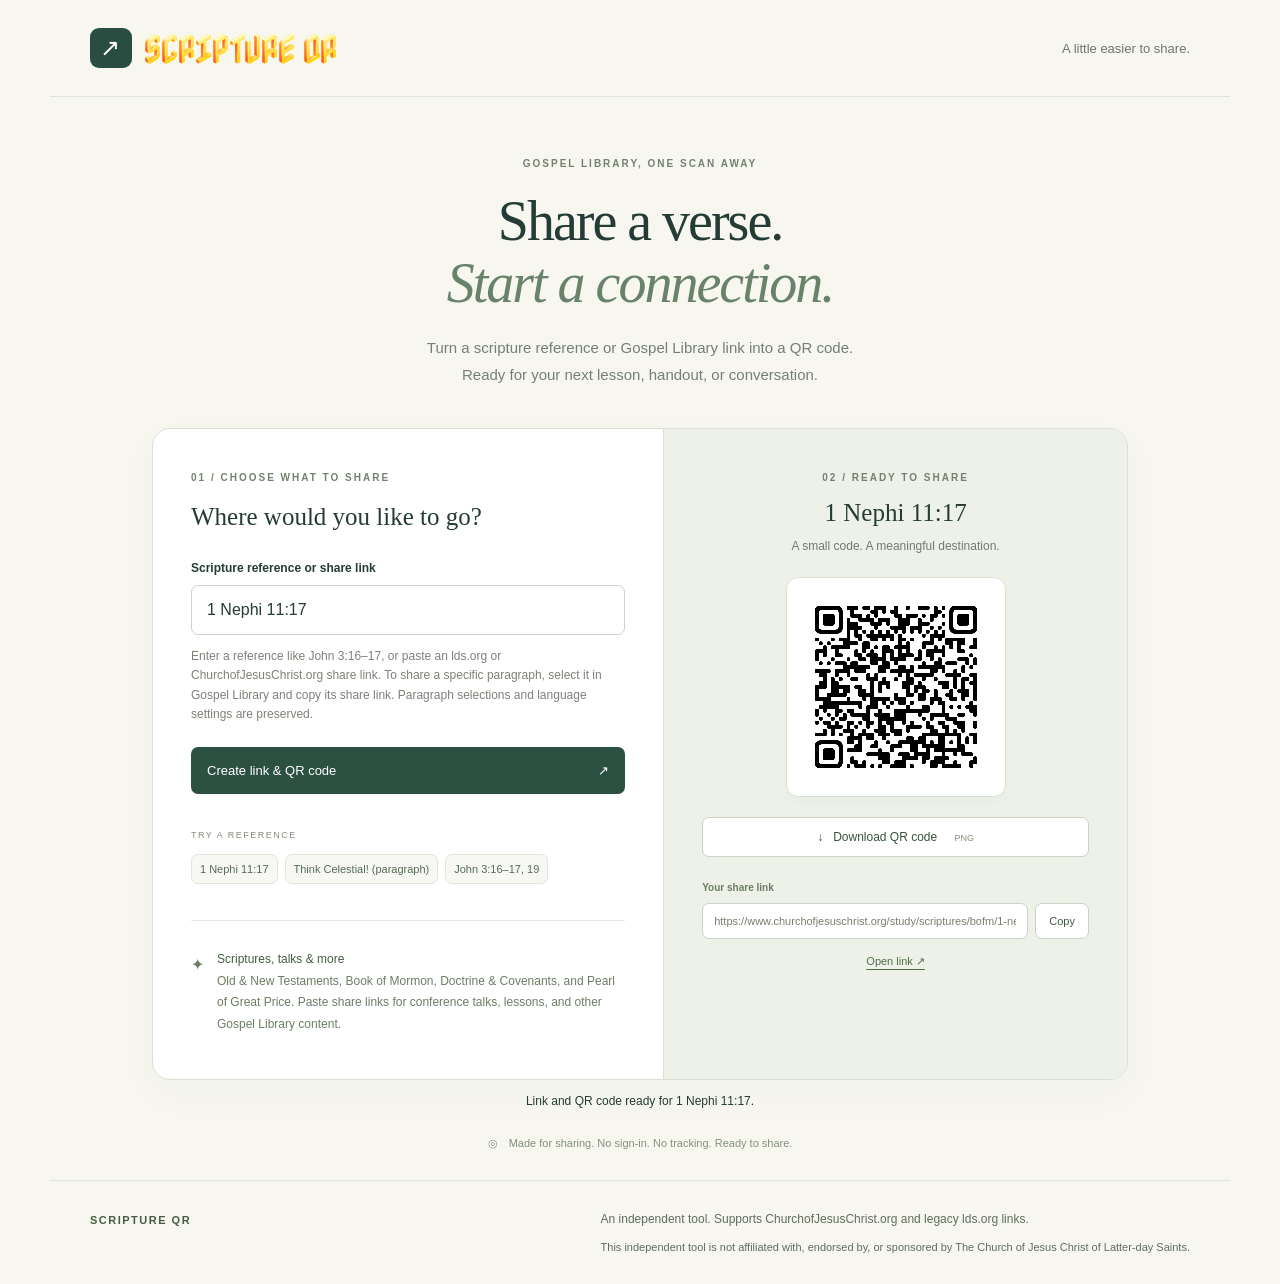
<file: index.html>
<!doctype html>
<html lang="en">
<head>
  <meta charset="utf-8"><meta name="viewport" content="width=device-width, initial-scale=1">
  <meta name="description" content="Create scripture links and QR codes for scriptures, conference talks, and Gospel Library paragraphs.">
  <title>Scripture Link · Scripture QR Maker</title>
  <link rel="stylesheet" href="style.css">
  <script defer src="books.js"></script><script defer src="reference.js"></script><script defer src="vendor/qrcode.js"></script><script defer src="app.js"></script>
</head>
<body>
<header><a class="brand" href="./"><span class="brand-icon" aria-hidden="true">↗</span> <span class="brand-name">SCRIPTURE QR</span></a><span class="header-note">A little easier to share.</span></header>
<main>
  <div class="intro"><span class="eyebrow">GOSPEL LIBRARY, ONE SCAN AWAY</span><h1>Share a verse.<br><em>Start a connection.</em></h1><p>Turn a scripture reference or Gospel Library link into a QR code.<br class="desktop"> Ready for your next lesson, handout, or conversation.</p></div>
  <div class="workspace">
    <section class="input-panel" aria-labelledby="input-title"><span class="step">01 / CHOOSE WHAT TO SHARE</span><h2 id="input-title">Where would you like to go?</h2>
      <form id="form" novalidate><label for="reference">Scripture reference or share link</label><input id="reference" name="reference" list="suggestions" autocomplete="off" placeholder="e.g. 1 Nephi 11:17 or paste a share link" value="1 Nephi 11:17" aria-describedby="hint error" required><datalist id="suggestions"></datalist><p id="hint" class="hint">Enter a reference like John 3:16–17, or paste an lds.org or ChurchofJesusChrist.org share link. To share a specific paragraph, select it in Gospel Library and copy its share link. Paragraph selections and language settings are preserved.</p><p id="error" class="error" role="alert" hidden></p><button class="primary" type="submit">Create link & QR code <span aria-hidden="true">↗</span></button></form>
      <div class="examples"><span>TRY A REFERENCE</span><div><button type="button" data-example="1 Nephi 11:17">1 Nephi 11:17</button><button type="button" data-example="https://www.churchofjesuschrist.org/study/general-conference/2023/10/51nelson?lang=eng&amp;id=p7#p7" title="Think Celestial! — selected paragraph, Russell M. Nelson, October 2023">Think Celestial! (paragraph)</button><button type="button" data-example="John 3:16-17,19">John 3:16–17, 19</button></div></div>
      <div class="coverage"><span aria-hidden="true">✦</span><p><strong>Scriptures, talks & more</strong><br>Old & New Testaments, Book of Mormon, Doctrine & Covenants, and Pearl of Great Price. Paste share links for conference talks, lessons, and other Gospel Library content.</p></div>
    </section>
    <section class="result-panel" aria-labelledby="result-title"><span class="step">02 / READY TO SHARE</span><h2 id="result-title">1 Nephi 11:17</h2><p class="result-caption">A small code. A meaningful destination.</p><div class="qr-frame"><canvas id="qr" width="768" height="768" role="img" aria-label="Scripture QR code"></canvas></div><button id="download" class="download" type="button">↓ &nbsp; Download QR code <span>PNG</span></button><label for="link">Your share link</label><div class="link-row"><input id="link" readonly><button id="copy" type="button">Copy</button></div><a id="open" target="_blank" rel="noopener noreferrer">Open link <span aria-hidden="true">↗</span></a></section>
  </div>
  <p id="status" class="status" role="status" aria-live="polite"></p>
  <div class="bottom-note"><a href="retro/index.html" aria-label="Visit the retro edition" title="Visit the retro edition" style="color: inherit; text-decoration: none; margin-right: 8px;">◎</a> Made for sharing. No sign-in. No tracking. Ready to share.</div>
</main>
<footer>
  <span class="footer-brand">SCRIPTURE QR</span>
  <div class="footer-details">
    <p>An independent tool. Supports ChurchofJesusChrist.org and legacy lds.org links.</p>
    <p class="footer-disclosure">This independent tool is not affiliated with, endorsed by, or sponsored by The Church of Jesus Christ of Latter-day Saints.</p>
  </div>
</footer>
</body></html>
</file>
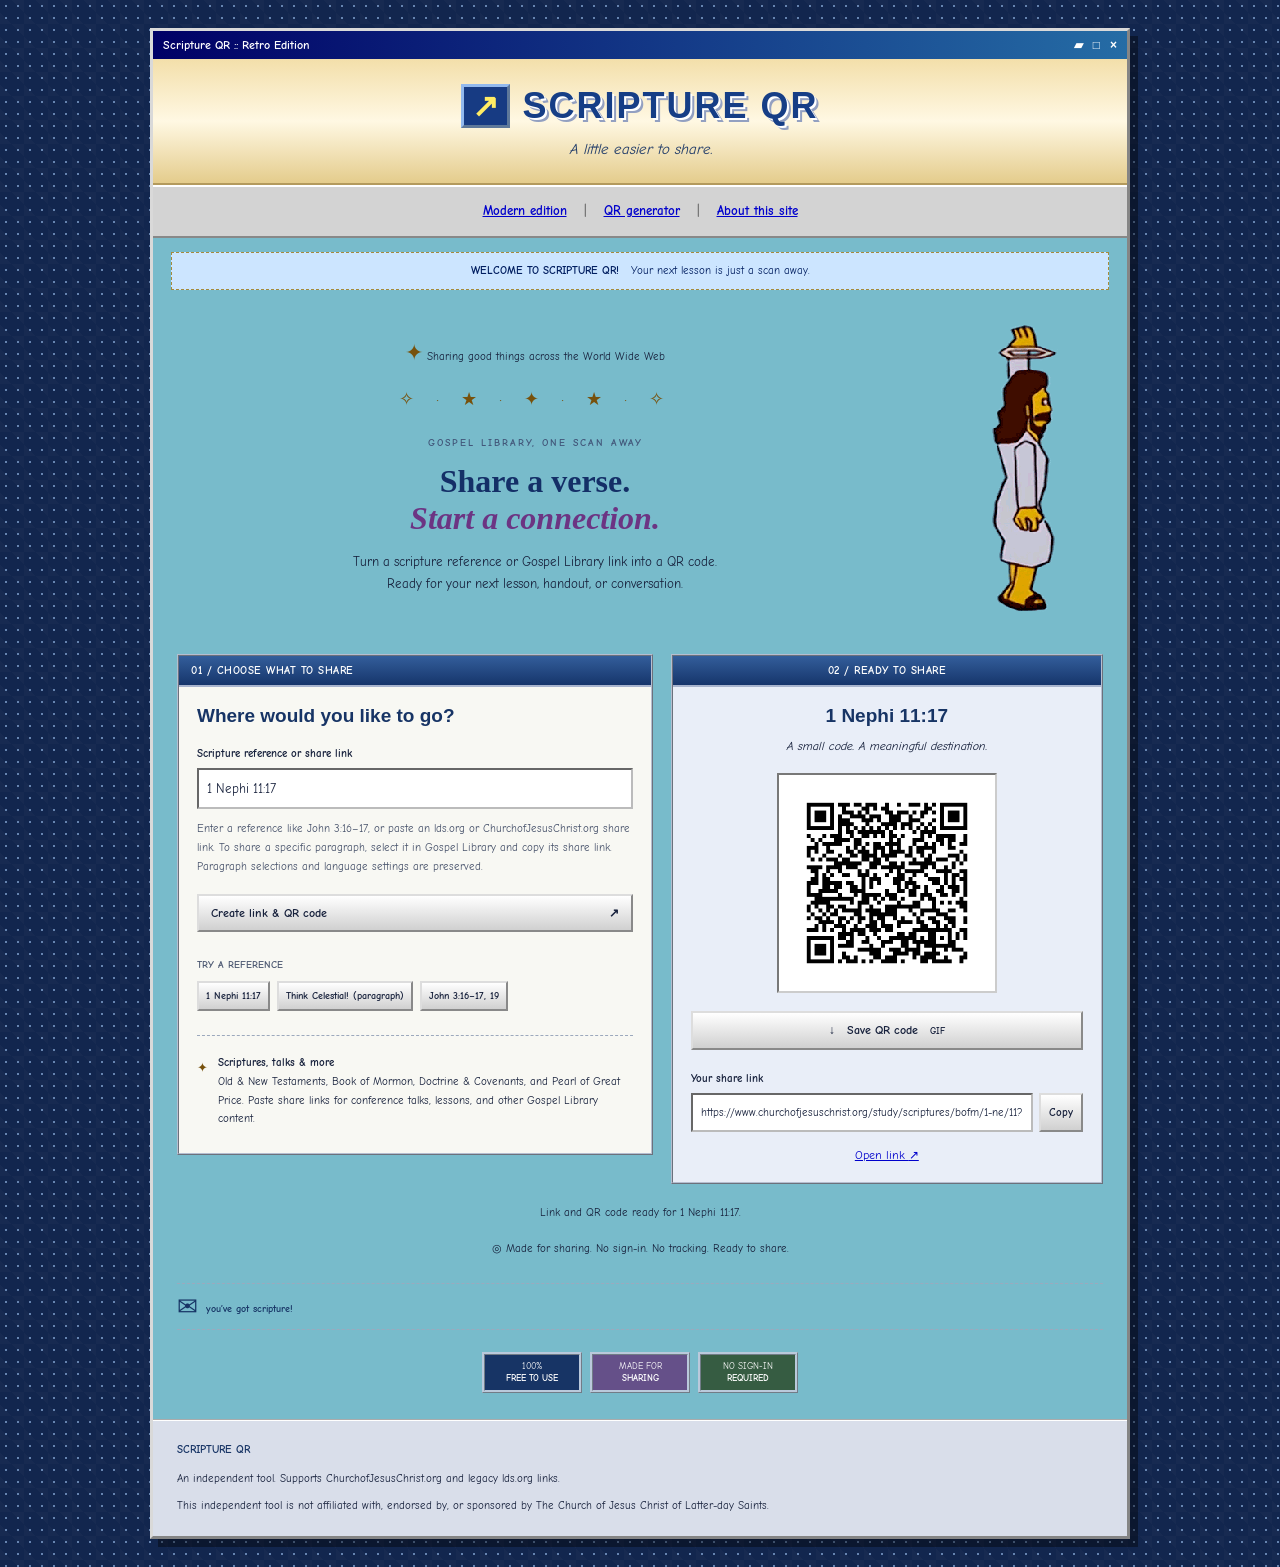
<file: retro/index.html>
<!doctype html>
<html lang="en">
<head>
  <meta charset="utf-8"><meta name="viewport" content="width=device-width, initial-scale=1">
  <meta name="description" content="Create scripture links and QR codes for scriptures, conference talks, and Gospel Library paragraphs.">
  <title>Scripture QR :: Retro Edition</title>
  <link rel="stylesheet" href="style.css">
  <script>document.createElement('header');document.createElement('nav');document.createElement('main');document.createElement('section');document.createElement('footer');</script>
</head>
<body>
<div class="site-shell">
<div class="browser-bar"><span>Scripture QR :: Retro Edition</span><span aria-hidden="true">▰ &nbsp; □ &nbsp; ×</span></div>
<header><a class="brand" href="./"><span class="brand-icon" aria-hidden="true">↗</span> <span class="brand-name">SCRIPTURE QR</span></a><span class="header-note">A little easier to share.</span></header>
<nav aria-label="Page navigation"><a href="../index.html">Modern edition</a><span aria-hidden="true"> | </span><a href="#form">QR generator</a><span aria-hidden="true"> | </span><a href="#about">About this site</a></nav>
<div class="welcome welcome-ticker"><span class="ticker-text"><strong>WELCOME TO SCRIPTURE QR!</strong> &nbsp; Your next lesson is just a scan away.</span></div>
<noscript><p class="welcome">JavaScript is needed to generate links and QR codes. You can still read this page and visit <a href="https://www.churchofjesuschrist.org/study">Gospel Library</a>.</p></noscript>
<main>
  <div class="intro-layout">
    <div class="intro-copy">
      <div class="animation-tools"><span class="orbit" aria-hidden="true">✦</span> <span>Sharing good things across the World Wide Web</span></div>
      <div class="star-divider" aria-hidden="true"><span>✧</span> · <span>★</span> · <span>✦</span> · <span>★</span> · <span>✧</span></div>
      <div class="intro"><span class="eyebrow">GOSPEL LIBRARY, ONE SCAN AWAY</span><h1>Share a verse.<br><em>Start a connection.</em></h1><p>Turn a scripture reference or Gospel Library link into a QR code.<br class="desktop"> Ready for your next lesson, handout, or conversation.</p></div>
    </div>
    <div class="retro-dancer"><img src="jesus.gif" width="208" height="384" alt="Dancing Jesus"></div>
  </div>
  <div class="workspace">
    <section class="input-panel" aria-labelledby="input-title"><span class="step">01 / CHOOSE WHAT TO SHARE</span><h2 id="input-title">Where would you like to go?</h2>
      <form id="form" novalidate><label for="reference">Scripture reference or share link</label><input id="reference" name="reference" list="suggestions" autocomplete="off" placeholder="e.g. 1 Nephi 11:17 or paste a share link" value="1 Nephi 11:17" aria-describedby="hint error" required><datalist id="suggestions"></datalist><p id="hint" class="hint">Enter a reference like John 3:16–17, or paste an lds.org or ChurchofJesusChrist.org share link. To share a specific paragraph, select it in Gospel Library and copy its share link. Paragraph selections and language settings are preserved.</p><p id="error" class="error" role="alert" hidden></p><button class="primary" type="submit">Create link & QR code <span aria-hidden="true">↗</span></button></form>
      <div class="examples"><span>TRY A REFERENCE</span><div><button type="button" data-example="1 Nephi 11:17">1 Nephi 11:17</button><button type="button" data-example="https://www.churchofjesuschrist.org/study/general-conference/2023/10/51nelson?lang=eng&amp;id=p7#p7" title="Think Celestial! — selected paragraph, Russell M. Nelson, October 2023">Think Celestial! (paragraph)</button><button type="button" data-example="John 3:16-17,19">John 3:16–17, 19</button></div></div>
      <div class="coverage"><span aria-hidden="true">✦</span><p><strong>Scriptures, talks & more</strong><br>Old & New Testaments, Book of Mormon, Doctrine & Covenants, and Pearl of Great Price. Paste share links for conference talks, lessons, and other Gospel Library content.</p></div>
    </section>
    <section class="result-panel" aria-labelledby="result-title"><span class="step">02 / READY TO SHARE</span><h2 id="result-title">1 Nephi 11:17</h2><p class="result-caption">A small code. A meaningful destination.</p><div class="qr-frame"><img id="qr" width="220" height="220" alt="Scripture QR code"></div><button id="download" class="download" type="button">↓ &nbsp; Save QR code <span>GIF</span></button><label for="link">Your share link</label><div class="link-row"><input id="link" readonly><button id="copy" type="button">Copy</button></div><a id="open" target="_blank" rel="noopener noreferrer">Open link <span aria-hidden="true">↗</span></a></section>
  </div>
  <p id="status" class="status" role="status" aria-live="polite"></p>
  <div class="bottom-note"><span aria-hidden="true">◎</span> Made for sharing. No sign-in. No tracking. Ready to share.</div>
</main>
<div class="mail-route" aria-hidden="true"><span class="mail-traveler">✉ <small>you’ve got scripture!</small></span></div>
<div class="web-badges" aria-label="Site features"><span>100%<br><strong>FREE TO USE</strong></span><span>MADE FOR<br><strong>SHARING</strong></span><span>NO SIGN-IN<br><strong>REQUIRED</strong></span></div>
<footer id="about">
  <span class="footer-brand">SCRIPTURE QR</span>
  <div class="footer-details">
    <p>An independent tool. Supports ChurchofJesusChrist.org and legacy lds.org links.</p>
    <p class="footer-disclosure">This independent tool is not affiliated with, endorsed by, or sponsored by The Church of Jesus Christ of Latter-day Saints.</p>
  </div>
</footer>
</div>
<script src="books.js"></script><script src="../vendor/qrcode.js"></script><script src="legacy.js"></script>
</body></html>
</file>
<file: style.css>
@font-face {
  font-family: 'Nabla';
  src: url('vendor/fonts/Nabla.ttf') format('truetype');
  font-weight: 400;
  font-style: normal;
  font-display: swap;
}
.brand-name {
  font-family: 'Nabla', Arial, sans-serif;
  font-size: clamp(22px, 4vw, 30px);
  font-weight: 400;
  letter-spacing: 0;
  line-height: 1.3;
}
:root{font-family:Arial,Helvetica,sans-serif;color:#243c35;background:#f7f7f0;font-synthesis:none}*{box-sizing:border-box}body{margin:0}header,footer{max-width:1180px;margin:auto;display:flex;align-items:center;justify-content:space-between;padding:28px 40px}header{border-bottom:1px solid #dfe3d8}.brand{display:flex;align-items:center;gap:12px;color:inherit;text-decoration:none;font-size:13px;font-weight:700;letter-spacing:2px}.brand-icon{background:#294d40;color:white;border-radius:9px;font-size:24px;padding:6px 10px}.header-note{font-size:13px;color:#6c766d}main{max-width:1040px;padding:56px 32px 30px;margin:auto}.intro{text-align:center;margin-bottom:40px}.eyebrow,.step{font-size:10px;letter-spacing:2px;font-weight:700;color:#748070}h1{font-family:Georgia,serif;font-size:56px;line-height:1.1;letter-spacing:-2px;font-weight:400;margin:20px 0}h1 em{color:#69836a;font-weight:400}.intro p{font-size:15px;line-height:1.8;color:#748074}.workspace{display:grid;grid-template-columns:1.1fr 1fr;border:1px solid #dbe0d3;border-radius:18px;overflow:hidden;background:#fff;box-shadow:0 14px 40px #294d4007}.input-panel{padding:38px}.result-panel{padding:38px;background:#edf1e8;text-align:center;border-left:1px solid #dbe0d3}h2{font-family:Georgia,serif;font-weight:400;font-size:25px;margin:18px 0 30px}.result-panel h2{margin:14px 0 8px}.result-caption{font-size:12px;color:#707b6e;margin-bottom:24px}label{display:block;font-size:12px;font-weight:600;text-align:left;margin-bottom:10px}input{font:inherit;width:100%;padding:15px;border:1px solid #ccd4c8;border-radius:7px;background:#fff;color:#243c35;min-width:0}input:focus{outline:2px solid #6a876b;outline-offset:3px}.hint{font-size:12px;line-height:1.6;color:#7c8278;margin:12px 0 23px}button{font:inherit;cursor:pointer;border-radius:7px}button:focus-visible,a:focus-visible{outline:3px solid #8eab6e;outline-offset:4px}.primary{background:#2c5142;border:0;color:#fff;width:100%;padding:16px;display:flex;justify-content:space-between;font-size:13px}.primary:hover{background:#203d32}.examples{margin-top:30px}.examples>span{font-size:9px;letter-spacing:1.5px;color:#858b7e}.examples>div{display:flex;flex-wrap:wrap;gap:7px;margin-top:12px}.examples button{background:#f7f8f3;border:1px solid #e1e6db;font-size:11px;padding:8px;color:#566c54}.coverage{border-top:1px solid #e7e9e1;margin-top:36px;padding-top:22px;display:flex;gap:13px;color:#6d7d65}.coverage>span{padding-top:12px}.coverage p{font-size:12px;line-height:1.8;margin:6px 0}.coverage strong{color:#455d42;font-weight:500}.qr-frame{background:white;border:1px solid #dbe2d4;border-radius:12px;width:220px;padding:12px;margin:0 auto 20px;box-shadow:0 5px 12px #294d4005}canvas{display:block;width:100%;height:auto;image-rendering:pixelated}.download{background:#fff;border:1px solid #cad4c3;color:#35533d;padding:12px 14px;font-size:12px;width:100%;margin-bottom:25px}.download span{font-size:9px;color:#849078;margin-left:14px}.result-panel label{font-size:10px;color:#6d7c65}.link-row{display:flex;gap:7px}.link-row input{font-size:11px;padding:11px;color:#77806d}.link-row button{border:1px solid #cad4c3;background:#fff;padding:0 13px;font-size:11px;color:#3d583c}#open{display:inline-block;color:#516c48;font-size:11px;margin-top:16px;text-underline-offset:4px}.bottom-note{text-align:center;color:#84907b;font-size:11px;margin-top:28px}.bottom-note span{margin-right:8px}.status{text-align:center;font-size:12px;min-height:15px;margin:14px 0 0}.error{color:#a23628;font-size:13px;line-height:1.5}footer{border-top:1px solid #dfe3d8;align-items:flex-start;gap:40px;font-size:12px;line-height:1.7;color:#606d5d}
.footer-brand{flex-shrink:0;padding-top:2px;font-size:11px;font-weight:700;letter-spacing:1.5px;color:#455d42}
.footer-details{max-width:660px;min-width:0}
footer p{margin:0;overflow-wrap:anywhere}
.footer-disclosure{margin-top:8px;font-size:11px}@media(max-width:700px){header,footer{padding:22px}.header-note{display:none}main{padding:38px 18px 28px}h1{font-size:43px}.workspace{grid-template-columns:1fr}.input-panel,.result-panel{padding:28px 24px}.result-panel{border-left:0;border-top:1px solid #dbe0d3}.desktop{display:none}footer{flex-direction:column;gap:14px}.footer-details{max-width:100%}}
</file>
<file: retro/style.css>
@font-face {
  font-family: 'Comic Neue';
  src: url('../vendor/fonts/ComicNeue-Regular.ttf') format('truetype');
  font-weight: 400;
  font-style: normal;
  font-display: swap;
}
@font-face {
  font-family: 'Comic Neue';
  src: url('../vendor/fonts/ComicNeue-Bold.ttf') format('truetype');
  font-weight: 700;
  font-style: normal;
  font-display: swap;
}

/* Early-2000s portal styling, with responsive layout and keyboard access. */
* { box-sizing: border-box; }
html { scroll-padding-top: 20px; }
body {
  margin: 0;
  padding: 28px 16px;
  font: 13px Verdana, Arial, sans-serif;
  color: #17213c;
  background-color: #12264e;
  background-image: radial-gradient(circle, #6684b0 1px, transparent 1px), linear-gradient(45deg, #ffffff05 25%, transparent 25%, transparent 75%, #ffffff05 75%);
  background-size: 12px 12px, 24px 24px;
}
a { color: #0000cc; text-decoration: underline; }
a:visited { color: #663399; }
a:hover { color: #b02000; }
a:focus-visible, button:focus-visible, input:focus-visible { outline: 3px solid #c35000; outline-offset: 3px; }
.site-shell { max-width: 980px; margin: auto; background: #78bbcb; border: 3px outset #d9d9d9; box-shadow: 8px 8px 0 #0006; }
.browser-bar { display: flex; justify-content: space-between; gap: 12px; padding: 7px 10px; background: linear-gradient(90deg, #000066, #256ca5); color: white; font: bold 12px Tahoma, sans-serif; }
header { padding: 25px 20px; text-align: center; background: #f5e6b8; background: linear-gradient(#f3dfaa, #fff8e3 50%, #e4cc8c); border-bottom: 2px solid #b39a5d; }
.brand { display: inline-flex; align-items: center; justify-content: center; gap: 12px; text-decoration: none; }
.brand-name { font: bold clamp(25px, 6vw, 46px) 'Arial Black', Impact, sans-serif; letter-spacing: 2px; color: #163e86; text-shadow: 2px 2px 0 #fff, 4px 4px 0 #93a0c1; }
.brand-icon { font: bold 32px Arial, sans-serif; color: #ffec64; background: #173b83; border: 3px outset #92b9ee; padding: 0 8px; }
.header-note { display: block; margin-top: 12px; font: italic 15px Georgia, serif; color: #213c69; }
nav { text-align: center; padding: 12px; background: #d3d3d3; border-top: 2px solid white; border-bottom: 2px solid #888; font-weight: bold; line-height: 1.9; }
nav span { padding: 0 12px; color: #777; }
.welcome { margin: 14px 18px 0; padding: 9px 12px; text-align: center; color: #001e60; background: #cce5ff; border: 1px dashed #a68b3c; font-size: 11px; line-height: 1.7; }
main { padding: 24px; }
.intro { text-align: center; margin-bottom: 26px; }
.eyebrow { color: #42577a; font: bold 10px 'Courier New', monospace; letter-spacing: 2px; }
h1 { font: bold 32px Georgia, 'Times New Roman', serif; margin: 14px 0; color: #142f67; }
h1 em { color: #6c3483; }
.intro p { line-height: 1.7; }
.workspace { display: grid; grid-template-columns: 1.1fr 1fr; gap: 18px; align-items: start; }
.input-panel, .result-panel { min-width: 0; padding: 0 18px 20px; background: #f8f8f3; border: 2px ridge #b5bed0; }
.step { display: block; margin: 0 -18px 18px; padding: 8px 12px; background: linear-gradient(#335e9b, #16356b); color: #fff; border-bottom: 2px solid #a8b4ce; font: bold 11px Tahoma, sans-serif; letter-spacing: .5px; }
h2 { font: bold 19px 'Trebuchet MS', Arial, sans-serif; margin: 14px 0 20px; color: #173465; }
label { display: block; font-size: 11px; font-weight: bold; margin-bottom: 8px; text-align: left; }
input { width: 100%; min-width: 0; border: 2px inset #bbb; border-radius: 0; background: white; color: #17213c; font: 13px Arial, sans-serif; padding: 11px 8px; }
.hint { font-size: 11px; line-height: 1.7; color: #46516a; }
button { cursor: pointer; color: #17213c; font: bold 12px Tahoma, sans-serif; background: linear-gradient(#fff, #d0d0d0); border: 2px outset #ddd; border-radius: 0; padding: 10px 12px; }
button:hover { background: #ffffd8; }
button:active { border-style: inset; }
.primary { display: flex; justify-content: space-between; gap: 8px; width: 100%; margin-top: 18px; }
.examples { margin-top: 24px; }
.examples > span { font: bold 10px 'Courier New', monospace; color: #4c5871; }
.examples > div { display: flex; flex-wrap: wrap; gap: 7px; margin-top: 10px; }
.examples button { font-size: 10px; padding: 7px; }
.coverage { display: flex; align-items: start; gap: 10px; border-top: 1px dashed #9ca9bd; margin-top: 24px; padding-top: 14px; }
.coverage > span { color: #77510c; margin-top: 10px; }
.coverage p { font-size: 11px; line-height: 1.7; margin: 4px 0; }
.result-panel { text-align: center; background: #e9eef8; }
.result-panel h2 { margin-bottom: 8px; }
.result-caption { font: italic 12px Georgia, serif; margin-bottom: 20px; }
.qr-frame { width: 220px; max-width: 100%; padding: 12px; background: white; border: 2px inset #ccc; margin: 0 auto 18px; }
canvas { display: block; width: 100%; height: auto; image-rendering: pixelated; }
.download { width: 100%; margin-bottom: 22px; }
.download span { font-size: 9px; margin-left: 8px; }
.link-row { display: flex; gap: 6px; }
.link-row input { font-size: 11px; }
.link-row button { font-size: 11px; padding: 8px; }
#open { display: inline-block; margin-top: 16px; font-size: 12px; }
.error { color: #9d1717; font-weight: bold; line-height: 1.6; }
.status { text-align: center; font: 11px 'Courier New', monospace; min-height: 15px; line-height: 1.7; margin-top: 20px; overflow-wrap: anywhere; }
.bottom-note { text-align: center; font-size: 11px; line-height: 1.8; margin-top: 16px; }
.web-badges { display: flex; justify-content: center; flex-wrap: wrap; gap: 8px; padding: 0 16px 22px; }
.web-badges span { min-width: 100px; padding: 5px 8px; text-align: center; font: 9px/1.4 'Courier New', monospace; color: white; background: #173465; border: 3px ridge #bac9db; }
.web-badges span:nth-child(2) { background: #655089; }
.web-badges span:nth-child(3) { background: #365c42; }
footer { display: flex; align-items: start; gap: 25px; padding: 20px 24px; background: #d9deea; border-top: 2px groove white; font-size: 11px; line-height: 1.7; }
.footer-brand { flex-shrink: 0; font-weight: bold; color: #173465; }
.footer-details { min-width: 0; }
footer p { margin: 0; overflow-wrap: anywhere; }
.footer-disclosure { margin-top: 9px; }
@media (max-width: 700px) {
  body { padding: 12px 8px; }
  main { padding: 20px 12px; }
  header { padding: 22px 10px; }
  .brand { gap: 8px; }
  .brand-name { letter-spacing: 0; }
  .brand-icon { font-size: 25px; padding: 0 5px; }
  .welcome { margin: 12px 12px 0; }
  nav span { padding: 0 5px; }
  nav { font-size: 11px; }
  .workspace { grid-template-columns: 1fr; }
  .desktop { display: none; }
  footer { flex-direction: column; gap: 10px; padding: 18px; }
}

/* Solid colors and block layout remain usable without Grid, Flexbox, or animation. */
header, nav, main, section, footer { display: block; }
[hidden] { display: none; }
a:focus, button:focus, input:focus { outline: 2px solid #c35000; }
.browser-bar { background-color: #14376e; }
.step { background-color: #16356b; }
button { background-color: #dedede; }
.brand-name { font-family: 'Arial Black', Impact, sans-serif; font-size: 36px; font-weight: bold; }
.workspace { display: block; }
.input-panel, .result-panel { margin-bottom: 18px; }
#qr { display: block; width: 100%; height: auto; border: 0; }
.web-badges { display: block; text-align: center; }
.web-badges span { display: inline-block; margin: 4px; }
.footer-details { margin-top: 10px; }
.animation-tools { text-align: center; padding: 12px 16px 0; font: 11px/1.8 'Courier New', monospace; }
.orbit { display: inline-block; color: #77510c; font-size: 22px; animation: orbit 8s linear infinite; }
.brand-icon { display: inline-block; animation: bob 3s ease-in-out infinite; }
.web-badges span:nth-child(2) { animation: badge 4s ease-in-out infinite; }
@keyframes orbit { to { transform: rotate(360deg); } }
@keyframes bob { 0%, 100% { transform: translateY(0); } 50% { transform: translateY(-4px); } }
@keyframes badge { 0%, 100% { transform: translateY(0); } 50% { transform: translateY(-3px); } }
@media (prefers-reduced-motion: reduce) {
  .orbit, .brand-icon, .web-badges span { animation: none; }
}
@supports (display: grid) {
  .workspace { display: grid; }
  .input-panel, .result-panel { margin-bottom: 0; }
}
@media (max-width: 700px) { .brand-name { font-size: 25px; } }

/* Personal-homepage flourishes: no flashing, and never over the QR image. */
.welcome-ticker { overflow: hidden; }
.ticker-text { display: inline-block; animation: welcome-scroll 16s ease-in-out infinite; }
.star-divider { text-align: center; color: #77510c; padding-top: 14px; font-size: 18px; letter-spacing: 8px; }
.star-divider span { display: inline-block; animation: twinkle 4s ease-in-out infinite; }
.star-divider span:nth-child(2n) { animation-delay: -2s; }
.star-divider span:nth-child(3) { animation-delay: -1s; }
.mail-route { margin: 0 24px 18px; padding: 8px 0; overflow: hidden; border-top: 1px dashed #9ca9bd; border-bottom: 1px dashed #9ca9bd; }
.mail-traveler { position: relative; display: inline-block; color: #173465; font-size: 25px; animation: mail-delivery 12s ease-in-out infinite; }
.mail-traveler small { font: bold 10px 'Courier New', monospace; vertical-align: middle; }
.web-badges span:first-child { animation: badge-tilt 5s ease-in-out infinite; }
.web-badges span:nth-child(3) { animation: badge-tilt 5s ease-in-out -2.5s infinite reverse; }
@keyframes welcome-scroll { 0%, 100% { transform: translateX(-8%); } 50% { transform: translateX(8%); } }
@keyframes twinkle { 0%, 100% { opacity: .55; transform: scale(.85); } 50% { opacity: 1; transform: scale(1.15); } }
@keyframes mail-delivery { 0%, 100% { left: 0; transform: translateX(0); } 50% { left: 100%; transform: translateX(-100%); } }
@keyframes badge-tilt { 0%, 100% { transform: rotate(-3deg); } 50% { transform: rotate(3deg); } }
@media (max-width: 700px) { .ticker-text { max-width: 84%; } }
@media (prefers-reduced-motion: reduce) {
  .orbit, .brand-icon, .web-badges span, .ticker-text, .star-divider span, .mail-traveler { animation: none; }
}

/* User-supplied animated GIF, kept clear of the generator and QR image. */
.retro-dancer { text-align: center; margin: 0 16px 20px; }
.retro-dancer img { display: block; width: 140px; max-width: 100%; height: auto; margin: 0 auto; border: 0; image-rendering: pixelated; }
@media (prefers-reduced-motion: reduce) {
  .retro-dancer { display: none; }
}

/* Keep the intro and dancer centered as a pair; table layout supports older browsers. */
.intro-layout { display: table; table-layout: fixed; width: 100%; margin-bottom: 26px; }
.intro-copy { display: table-cell; vertical-align: middle; padding-right: 20px; }
.intro-layout .intro { margin: 24px 0 0; }
.intro-layout .animation-tools { padding: 0; }
.intro-layout .retro-dancer { display: table-cell; width: 190px; vertical-align: middle; margin: 0; }
.intro-layout .retro-dancer img { width: 170px; }
@media (max-width: 700px) {
  .intro-layout, .intro-copy { display: block; }
  .intro-copy { padding-right: 0; }
  .intro-layout .retro-dancer { display: block; width: auto; margin: 18px auto 0; }
  .intro-layout .retro-dancer img { width: 110px; }
}
@media (prefers-reduced-motion: reduce) {
  .intro-layout .retro-dancer { display: none; }
  .intro-copy { padding-right: 0; }
}

/* Locally hosted Comic Neue for the title bar, step labels, and sharing messages. */
.browser-bar > span:first-child,
.step,
.status,
.bottom-note {
  font-family: 'Comic Neue', 'Comic Sans MS', 'Comic Sans', cursive;
}

/* Use Comic Neue throughout the retro body and its controls. */
body,
button,
input,
.header-note,
.eyebrow,
.result-caption,
.animation-tools,
.examples > span,
.mail-traveler small,
.web-badges span {
  font-family: 'Comic Neue', 'Comic Sans MS', 'Comic Sans', cursive;
}
</file>
